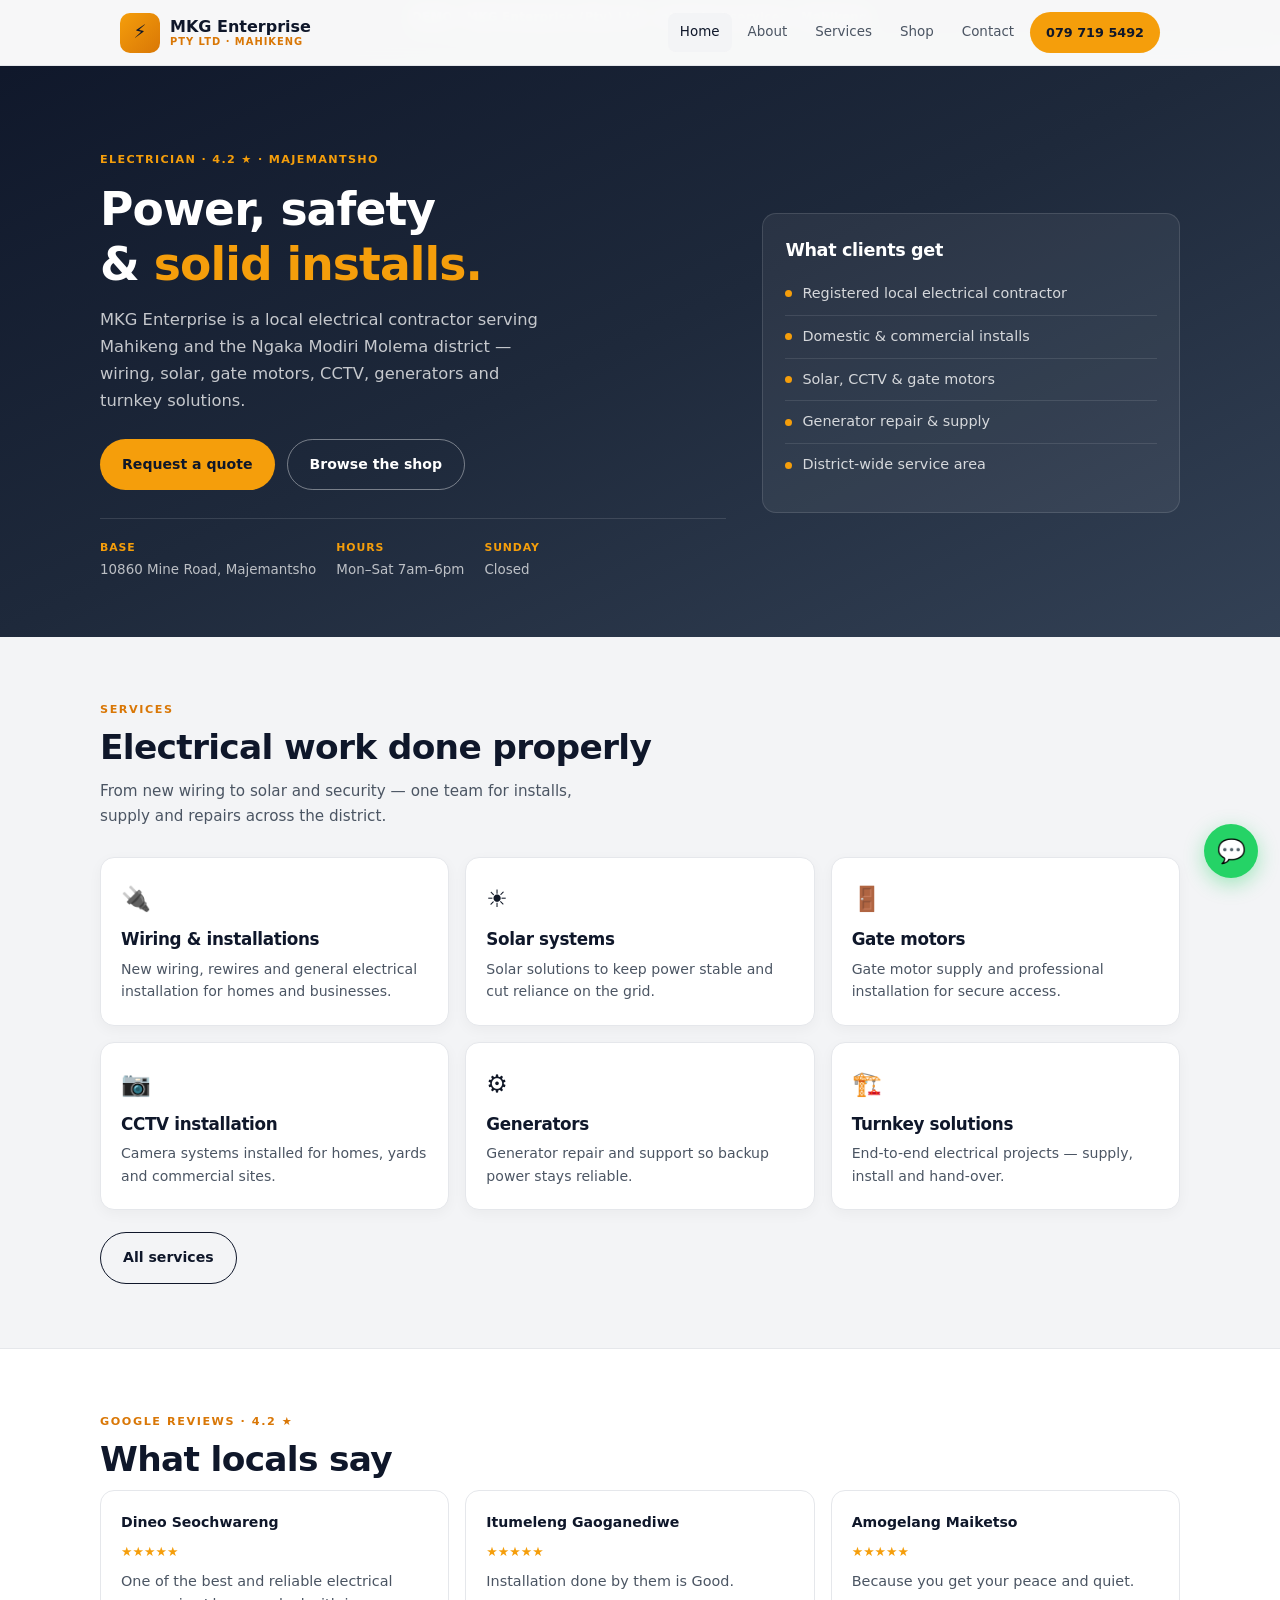
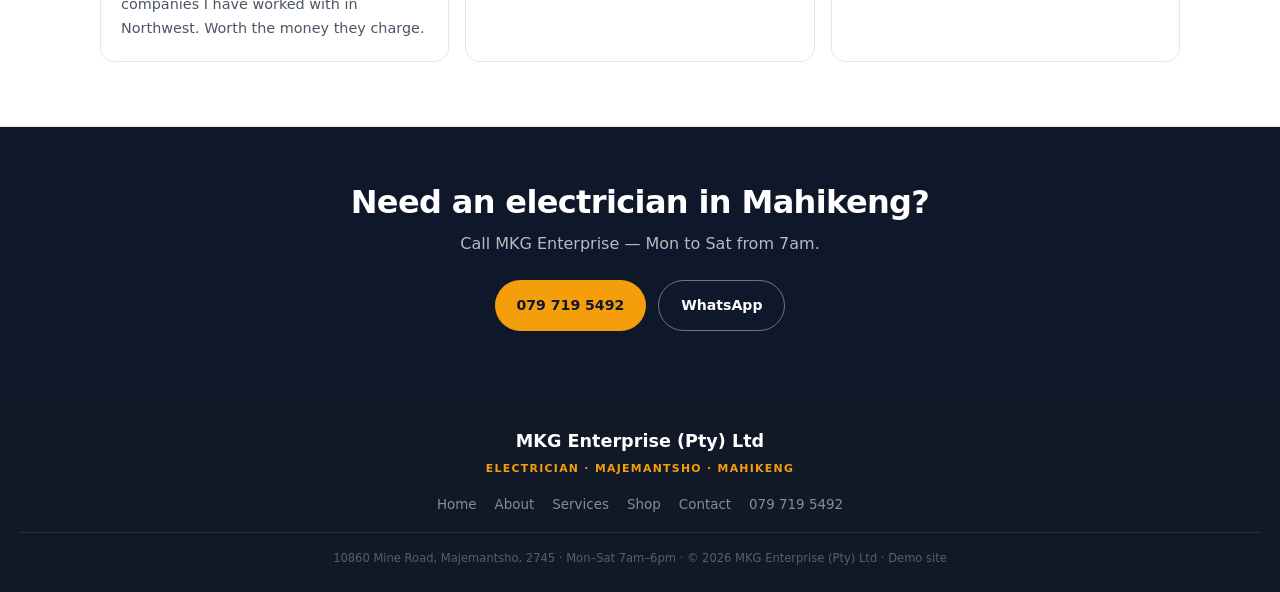
<file: index.html>
<!DOCTYPE html>
<html lang="en"><head><meta charset="UTF-8"><meta name="viewport" content="width=device-width,initial-scale=1">
<title>Electrician in Mahikeng | MKG Enterprise (Pty) Ltd · Mahikeng</title>
<meta name="description" content="MKG Enterprise — electrical contractor in Majemantsho, Mahikeng. Wiring, solar, gate motors, CCTV, generators.">
<link rel="stylesheet" href="style.css"></head>
<body>
<div class="demo">DEMO · MKG Enterprise (Pty) Ltd — electrical services · Mahikeng</div>
<nav><div class="in">
<a href="index.html" class="brand"><div class="mark">⚡</div><span>MKG Enterprise<small>Pty Ltd · Mahikeng</small></span></a>
<button class="menu-btn" aria-label="Menu">☰</button>
<div class="nav-links"><a href="index.html" class=active>Home</a><a href="about.html">About</a><a href="services.html">Services</a><a href="shop.html">Shop</a><a href="contact.html">Contact</a><a href="tel:0797195492" class="nav-cta">079 719 5492</a></div>
</div></nav>
<header class="hero"><div class="in"><div>
<div class="hero-badge">Electrician · 4.2 ★ · Majemantsho</div>
<h1>Power, safety<br>&amp; <em>solid installs.</em></h1>
<p>MKG Enterprise is a local electrical contractor serving Mahikeng and the Ngaka Modiri Molema district — wiring, solar, gate motors, CCTV, generators and turnkey solutions.</p>
<div class="hero-actions"><a href="contact.html" class="btn btn-volt">Request a quote</a><a href="shop.html" class="btn btn-ghost">Browse the shop</a></div>
<div class="hero-meta"><div><strong>Base</strong>10860 Mine Road, Majemantsho</div><div><strong>Hours</strong>Mon–Sat 7am–6pm</div><div><strong>Sunday</strong>Closed</div></div></div>
<div class="hero-card"><h3>What clients get</h3><ul><li>Registered local electrical contractor</li><li>Domestic &amp; commercial installs</li><li>Solar, CCTV &amp; gate motors</li><li>Generator repair &amp; supply</li><li>District-wide service area</li></ul></div></div></header>
<section><div class="in"><div class="label">Services</div><h2 class="section-title">Electrical work done properly</h2>
<p class="section-intro">From new wiring to solar and security — one team for installs, supply and repairs across the district.</p>
<div class="grid-3"><div class="card"><div class="icon">🔌</div><h3>Wiring &amp; installations</h3><p>New wiring, rewires and general electrical installation for homes and businesses.</p></div><div class="card"><div class="icon">☀️</div><h3>Solar systems</h3><p>Solar solutions to keep power stable and cut reliance on the grid.</p></div><div class="card"><div class="icon">🚪</div><h3>Gate motors</h3><p>Gate motor supply and professional installation for secure access.</p></div><div class="card"><div class="icon">📷</div><h3>CCTV installation</h3><p>Camera systems installed for homes, yards and commercial sites.</p></div><div class="card"><div class="icon">⚙️</div><h3>Generators</h3><p>Generator repair and support so backup power stays reliable.</p></div><div class="card"><div class="icon">🏗️</div><h3>Turnkey solutions</h3><p>End-to-end electrical projects — supply, install and hand-over.</p></div></div><p style="margin-top:22px"><a class="btn btn-outline" href="services.html">All services</a></p></div></section>
<section style="background:#fff;border-block:1px solid var(--border)"><div class="in"><div class="label">Google reviews · 4.2 ★</div><h2 class="section-title">What locals say</h2><div class="reviews"><div class="review"><strong>Dineo Seochwareng</strong><div class="stars">★★★★★</div>One of the best and reliable electrical companies I have worked with in Northwest. Worth the money they charge.</div>
<div class="review"><strong>Itumeleng Gaoganediwe</strong><div class="stars">★★★★★</div>Installation done by them is Good.</div>
<div class="review"><strong>Amogelang Maiketso</strong><div class="stars">★★★★★</div>Because you get your peace and quiet.</div></div></div></section>
<div class="band"><h2>Need an electrician in Mahikeng?</h2><p>Call MKG Enterprise — Mon to Sat from 7am.</p>
<div class="actions"><a href="tel:0797195492" class="btn btn-volt">079 719 5492</a><a href="https://wa.me/27797195492?text=Hi%20MKG%20Enterprise%2C%20I%20need%20electrical%20help." class="btn btn-ghost" target="_blank" rel="noopener">WhatsApp</a></div></div>
<footer><div class="name">MKG Enterprise (Pty) Ltd</div><div class="tag">Electrician · Majemantsho · Mahikeng</div>
<div class="links"><a href="index.html">Home</a><a href="about.html">About</a><a href="services.html">Services</a><a href="shop.html">Shop</a><a href="contact.html">Contact</a><a href="tel:0797195492">079 719 5492</a></div>
<div class="copy">10860 Mine Road, Majemantsho, 2745 · Mon–Sat 7am–6pm · © 2026 MKG Enterprise (Pty) Ltd · Demo site</div></footer>
<a class="float" href="https://wa.me/27797195492?text=Hi%20MKG%20Enterprise%2C%20I%27d%20like%20a%20quote." target="_blank" rel="noopener" aria-label="WhatsApp">💬</a>
<script src="script.js"></script>
</body></html>
</file>
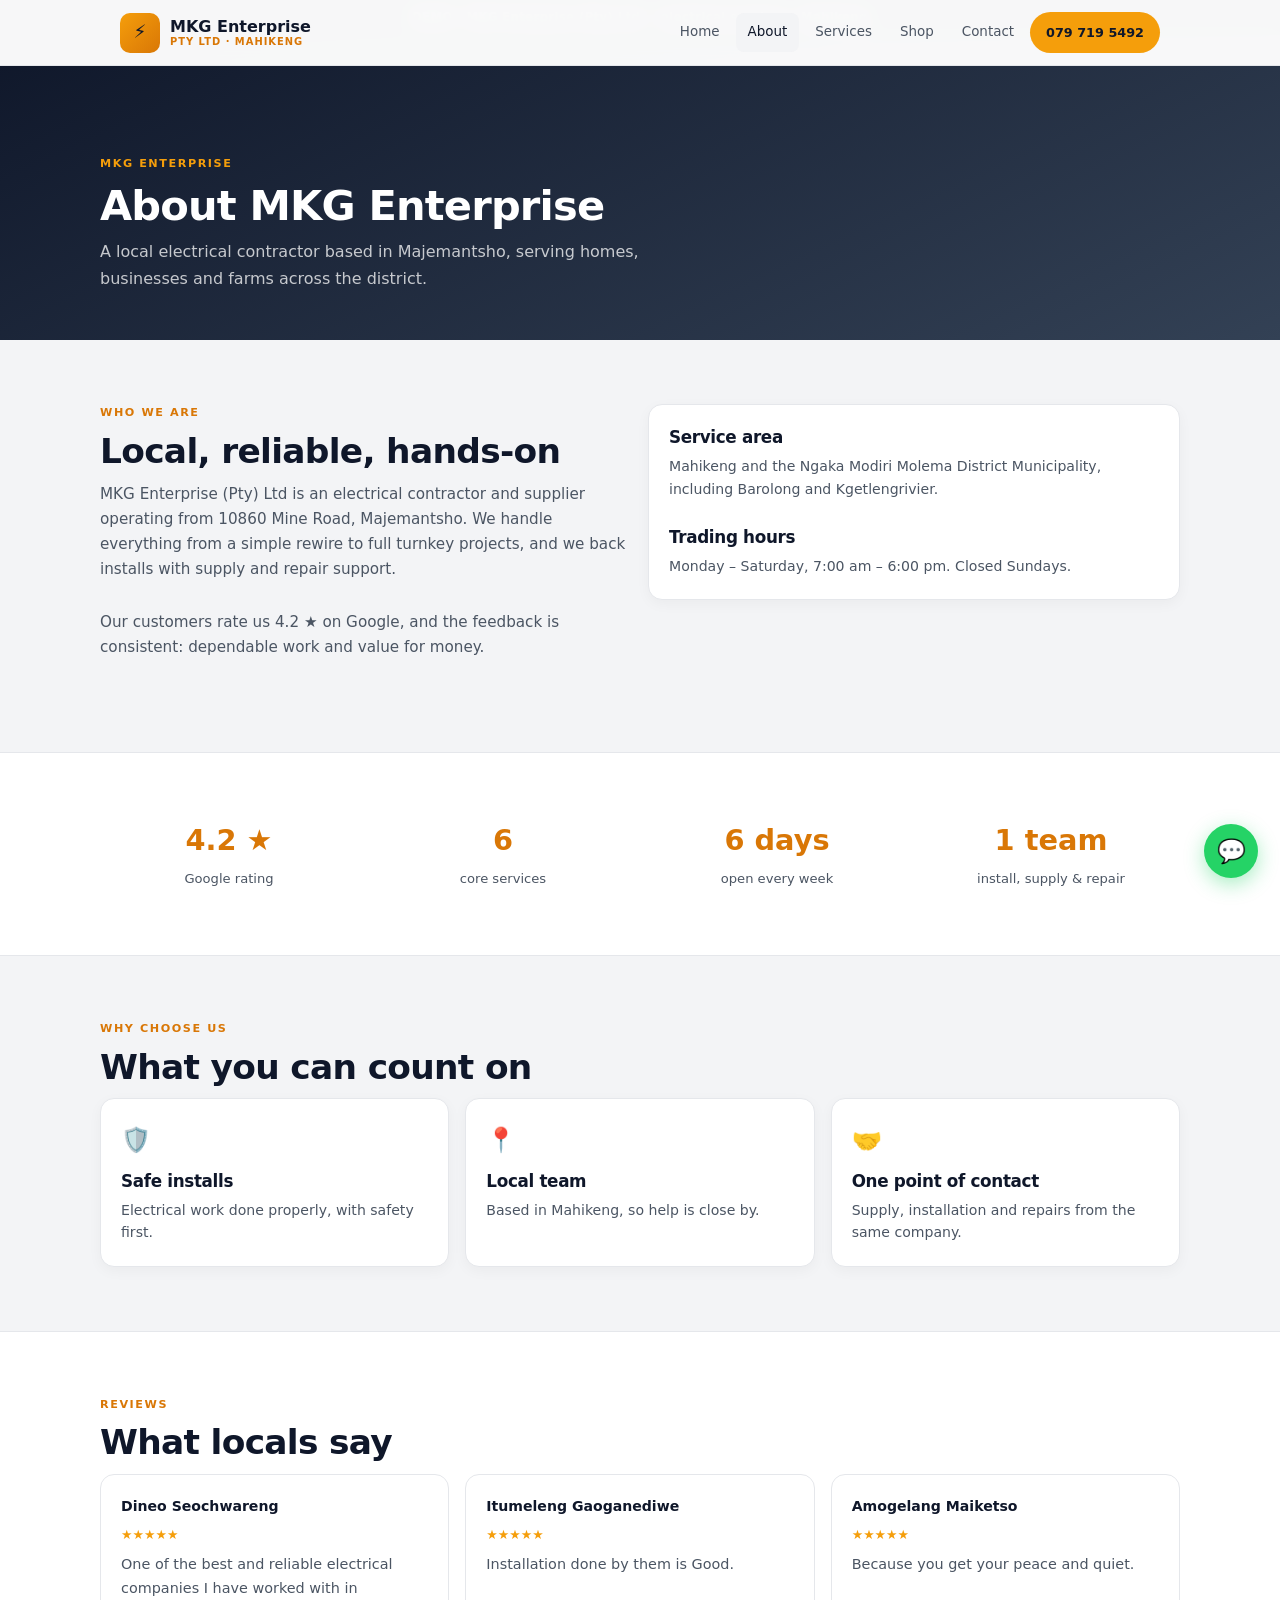
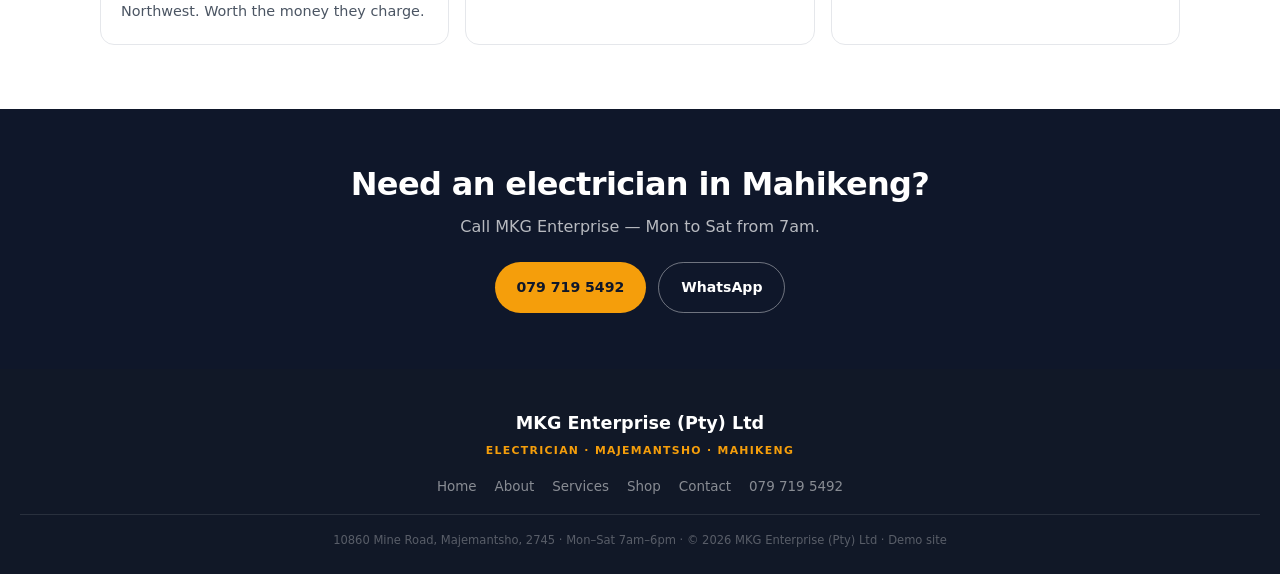
<file: about.html>
<!DOCTYPE html>
<html lang="en"><head><meta charset="UTF-8"><meta name="viewport" content="width=device-width,initial-scale=1">
<title>About | MKG Enterprise (Pty) Ltd · Mahikeng</title>
<meta name="description" content="About MKG Enterprise, a local electrical contractor in Mahikeng.">
<link rel="stylesheet" href="style.css"></head>
<body>
<div class="demo">DEMO · MKG Enterprise (Pty) Ltd — electrical services · Mahikeng</div>
<nav><div class="in">
<a href="index.html" class="brand"><div class="mark">⚡</div><span>MKG Enterprise<small>Pty Ltd · Mahikeng</small></span></a>
<button class="menu-btn" aria-label="Menu">☰</button>
<div class="nav-links"><a href="index.html">Home</a><a href="about.html" class=active>About</a><a href="services.html">Services</a><a href="shop.html">Shop</a><a href="contact.html">Contact</a><a href="tel:0797195492" class="nav-cta">079 719 5492</a></div>
</div></nav>
<header class="page-hero"><div class="in"><div class="label" style="color:var(--volt)">MKG Enterprise</div><h1>About MKG Enterprise</h1><p>A local electrical contractor based in Majemantsho, serving homes, businesses and farms across the district.</p></div></header>
<section><div class="in grid-2" style="align-items:start"><div><div class="label">Who we are</div><h2 class="section-title">Local, reliable, hands-on</h2>
<p class="section-intro" style="max-width:none">MKG Enterprise (Pty) Ltd is an electrical contractor and supplier operating from 10860 Mine Road, Majemantsho. We handle everything from a simple rewire to full turnkey projects, and we back installs with supply and repair support.</p>
<p class="section-intro" style="max-width:none">Our customers rate us 4.2 ★ on Google, and the feedback is consistent: dependable work and value for money.</p></div>
<div class="card"><h3>Service area</h3><p>Mahikeng and the Ngaka Modiri Molema District Municipality, including Barolong and Kgetlengrivier.</p><br><h3>Trading hours</h3><p>Monday – Saturday, 7:00 am – 6:00 pm. Closed Sundays.</p></div></div></section>
<section style="background:#fff;border-block:1px solid var(--border)"><div class="in"><div class="stats"><div><b>4.2 ★</b><span>Google rating</span></div><div><b>6</b><span>core services</span></div><div><b>6 days</b><span>open every week</span></div><div><b>1 team</b><span>install, supply &amp; repair</span></div></div></div></section>
<section><div class="in"><div class="label">Why choose us</div><h2 class="section-title">What you can count on</h2><div class="grid-3">
<div class="card"><div class="icon">🛡️</div><h3>Safe installs</h3><p>Electrical work done properly, with safety first.</p></div>
<div class="card"><div class="icon">📍</div><h3>Local team</h3><p>Based in Mahikeng, so help is close by.</p></div>
<div class="card"><div class="icon">🤝</div><h3>One point of contact</h3><p>Supply, installation and repairs from the same company.</p></div></div></div></section>
<section style="background:#fff;border-top:1px solid var(--border)"><div class="in"><div class="label">Reviews</div><h2 class="section-title">What locals say</h2><div class="reviews"><div class="review"><strong>Dineo Seochwareng</strong><div class="stars">★★★★★</div>One of the best and reliable electrical companies I have worked with in Northwest. Worth the money they charge.</div>
<div class="review"><strong>Itumeleng Gaoganediwe</strong><div class="stars">★★★★★</div>Installation done by them is Good.</div>
<div class="review"><strong>Amogelang Maiketso</strong><div class="stars">★★★★★</div>Because you get your peace and quiet.</div></div></div></section>
<div class="band"><h2>Need an electrician in Mahikeng?</h2><p>Call MKG Enterprise — Mon to Sat from 7am.</p>
<div class="actions"><a href="tel:0797195492" class="btn btn-volt">079 719 5492</a><a href="https://wa.me/27797195492?text=Hi%20MKG%20Enterprise%2C%20I%20need%20electrical%20help." class="btn btn-ghost" target="_blank" rel="noopener">WhatsApp</a></div></div>
<footer><div class="name">MKG Enterprise (Pty) Ltd</div><div class="tag">Electrician · Majemantsho · Mahikeng</div>
<div class="links"><a href="index.html">Home</a><a href="about.html">About</a><a href="services.html">Services</a><a href="shop.html">Shop</a><a href="contact.html">Contact</a><a href="tel:0797195492">079 719 5492</a></div>
<div class="copy">10860 Mine Road, Majemantsho, 2745 · Mon–Sat 7am–6pm · © 2026 MKG Enterprise (Pty) Ltd · Demo site</div></footer>
<a class="float" href="https://wa.me/27797195492?text=Hi%20MKG%20Enterprise%2C%20I%27d%20like%20a%20quote." target="_blank" rel="noopener" aria-label="WhatsApp">💬</a>
<script src="script.js"></script>
</body></html>
</file>
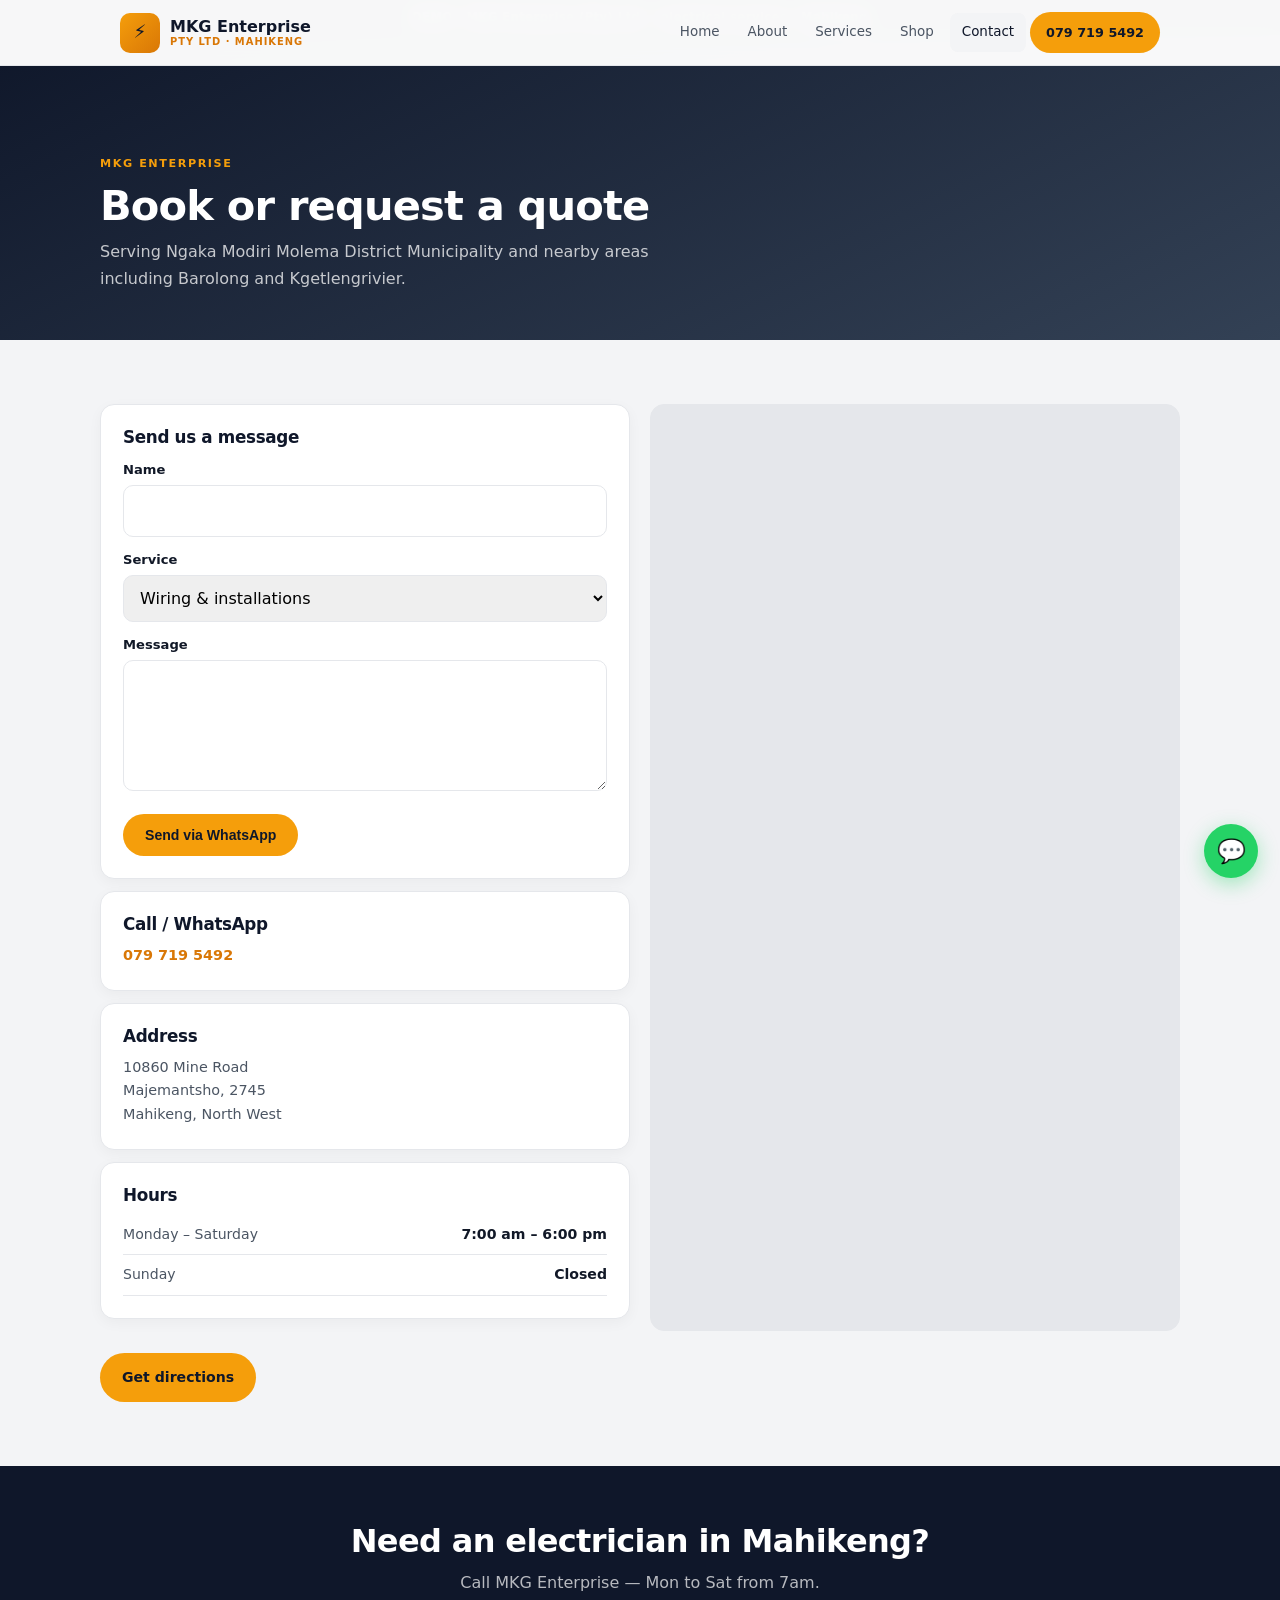
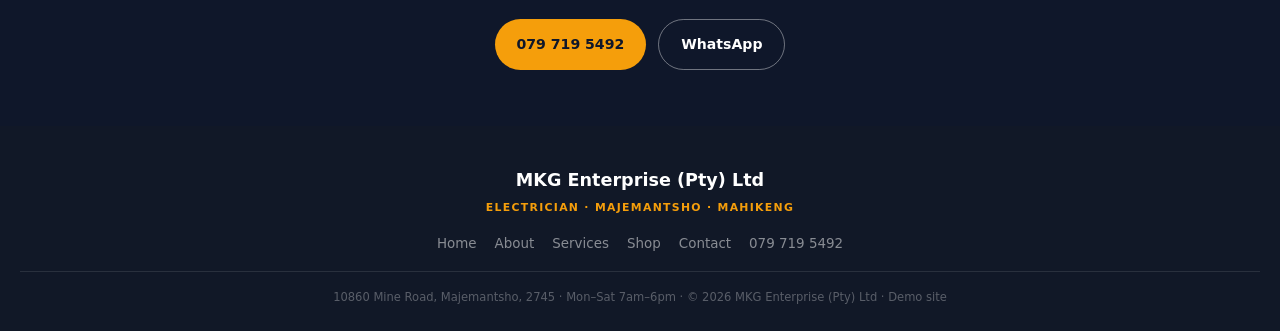
<file: contact.html>
<!DOCTYPE html>
<html lang="en"><head><meta charset="UTF-8"><meta name="viewport" content="width=device-width,initial-scale=1">
<title>Contact | MKG Enterprise (Pty) Ltd · Mahikeng</title>
<meta name="description" content="Contact MKG Enterprise, 10860 Mine Road, Majemantsho. Call 079 719 5492.">
<link rel="stylesheet" href="style.css"></head>
<body>
<div class="demo">DEMO · MKG Enterprise (Pty) Ltd — electrical services · Mahikeng</div>
<nav><div class="in">
<a href="index.html" class="brand"><div class="mark">⚡</div><span>MKG Enterprise<small>Pty Ltd · Mahikeng</small></span></a>
<button class="menu-btn" aria-label="Menu">☰</button>
<div class="nav-links"><a href="index.html">Home</a><a href="about.html">About</a><a href="services.html">Services</a><a href="shop.html">Shop</a><a href="contact.html" class=active>Contact</a><a href="tel:0797195492" class="nav-cta">079 719 5492</a></div>
</div></nav>
<header class="page-hero"><div class="in"><div class="label" style="color:var(--volt)">MKG Enterprise</div><h1>Book or request a quote</h1><p>Serving Ngaka Modiri Molema District Municipality and nearby areas including Barolong and Kgetlengrivier.</p></div></header>
<section><div class="in"><div class="contact-grid"><div>
<form class="contact-box form" id="form"><h3>Send us a message</h3>
<label for="n">Name</label><input id="n" required>
<label for="s">Service</label><select id="s"><option>Wiring &amp; installations</option><option>Solar systems</option><option>Gate motors</option><option>CCTV installation</option><option>Generators</option><option>Turnkey solutions</option><option>Other</option></select>
<label for="m">Message</label><textarea id="m" rows="4" required></textarea>
<button class="btn btn-volt" style="margin-top:14px" type="submit">Send via WhatsApp</button></form>
<div class="contact-box"><h3>Call / WhatsApp</h3><p><a href="tel:0797195492">079 719 5492</a></p></div>
<div class="contact-box"><h3>Address</h3><p>10860 Mine Road<br>Majemantsho, 2745<br>Mahikeng, North West</p></div>
<div class="contact-box"><h3>Hours</h3><table class="hours-table"><tr><td>Monday – Saturday</td><td>7:00 am – 6:00 pm</td></tr><tr><td>Sunday</td><td>Closed</td></tr></table></div></div>
<div class="map"><iframe title="MKG Enterprise map" loading="lazy" referrerpolicy="no-referrer-when-downgrade" src="https://www.google.com/maps?q=10860+Mine+Road,+Majemantsho,+2745&amp;output=embed"></iframe></div></div>
<p style="margin-top:22px"><a class="btn btn-volt" href="https://www.google.com/maps/dir/?api=1&destination=10860+Mine+Road,+Majemantsho,+2745" target="_blank" rel="noopener noreferrer">Get directions</a></p></div></section>
<div class="band"><h2>Need an electrician in Mahikeng?</h2><p>Call MKG Enterprise — Mon to Sat from 7am.</p>
<div class="actions"><a href="tel:0797195492" class="btn btn-volt">079 719 5492</a><a href="https://wa.me/27797195492?text=Hi%20MKG%20Enterprise%2C%20I%20need%20electrical%20help." class="btn btn-ghost" target="_blank" rel="noopener">WhatsApp</a></div></div>
<footer><div class="name">MKG Enterprise (Pty) Ltd</div><div class="tag">Electrician · Majemantsho · Mahikeng</div>
<div class="links"><a href="index.html">Home</a><a href="about.html">About</a><a href="services.html">Services</a><a href="shop.html">Shop</a><a href="contact.html">Contact</a><a href="tel:0797195492">079 719 5492</a></div>
<div class="copy">10860 Mine Road, Majemantsho, 2745 · Mon–Sat 7am–6pm · © 2026 MKG Enterprise (Pty) Ltd · Demo site</div></footer>
<a class="float" href="https://wa.me/27797195492?text=Hi%20MKG%20Enterprise%2C%20I%27d%20like%20a%20quote." target="_blank" rel="noopener" aria-label="WhatsApp">💬</a>
<script src="script.js"></script>
</body></html>
</file>
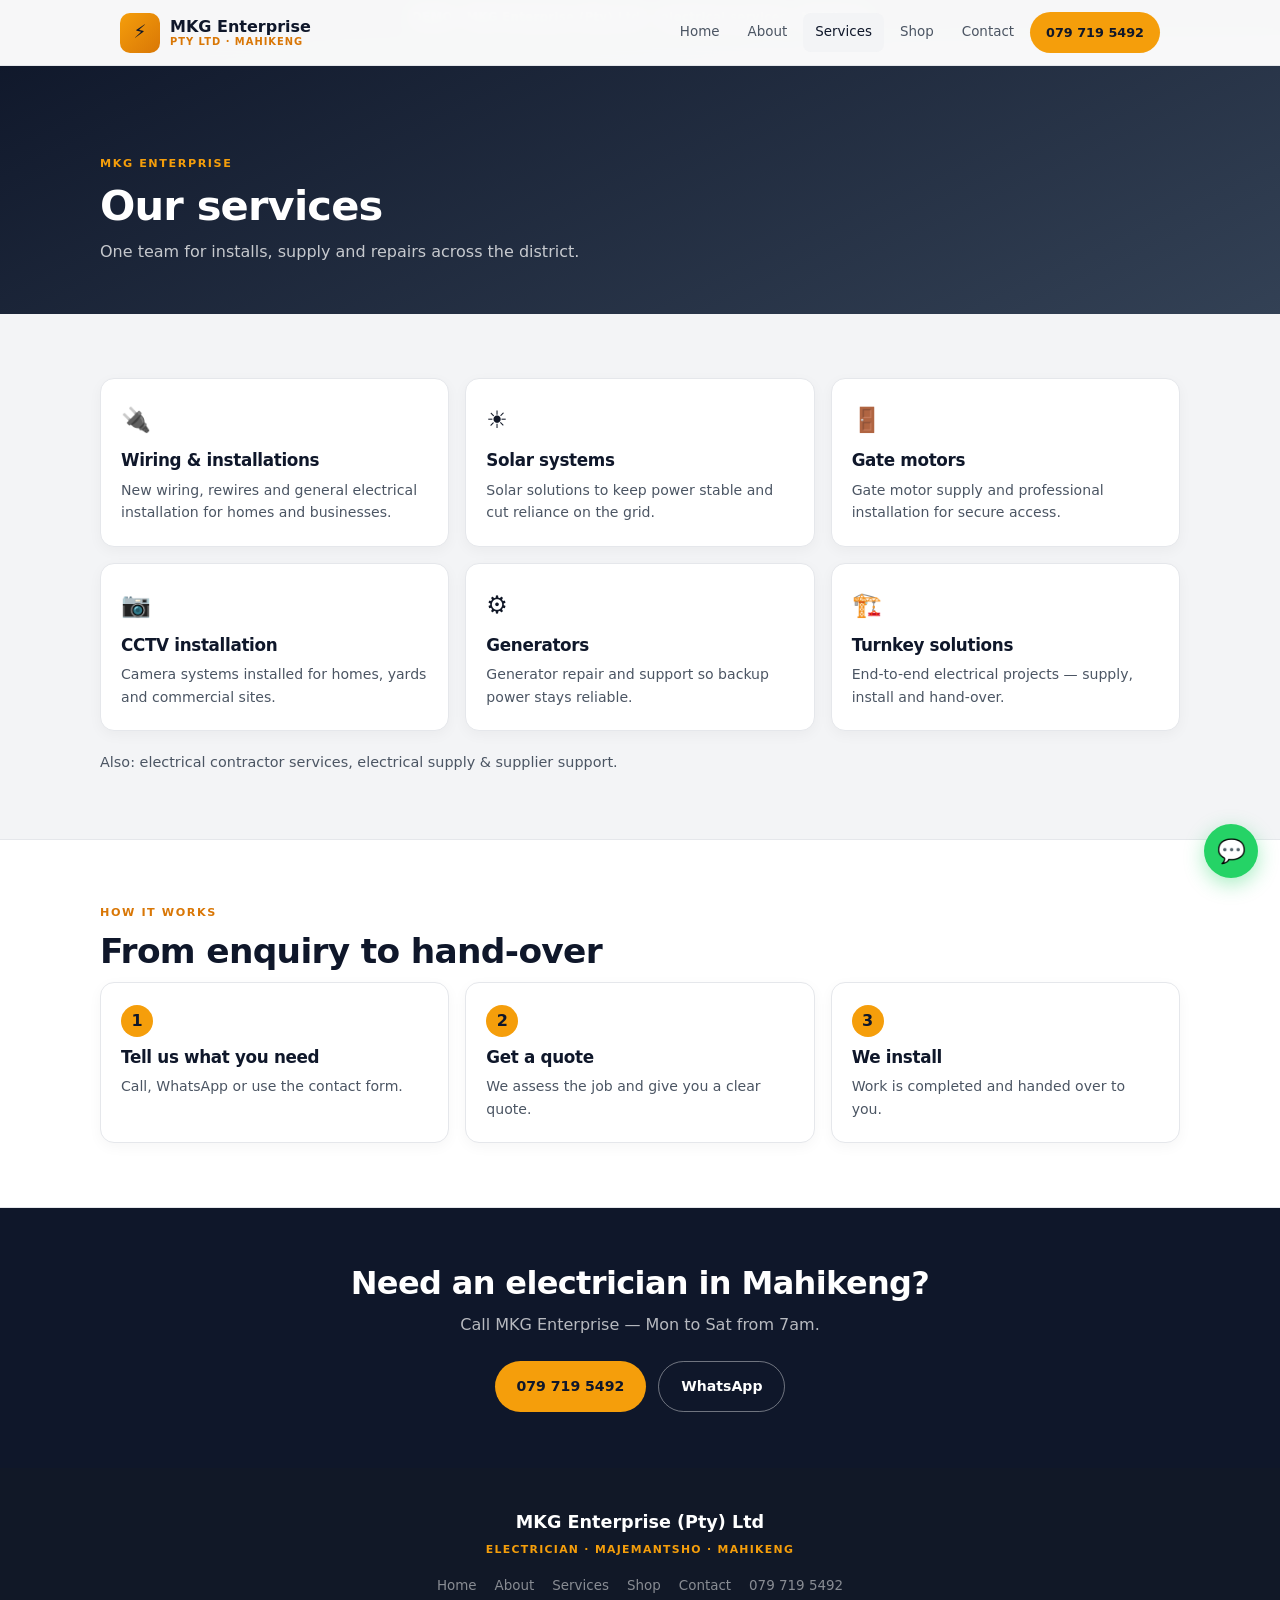
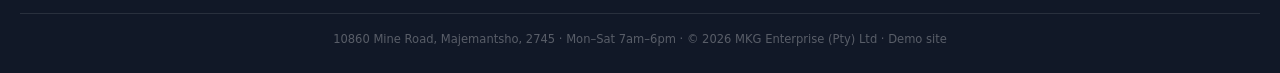
<file: services.html>
<!DOCTYPE html>
<html lang="en"><head><meta charset="UTF-8"><meta name="viewport" content="width=device-width,initial-scale=1">
<title>Services | MKG Enterprise (Pty) Ltd · Mahikeng</title>
<meta name="description" content="Wiring, solar, gate motors, CCTV, generators and turnkey electrical solutions in Mahikeng.">
<link rel="stylesheet" href="style.css"></head>
<body>
<div class="demo">DEMO · MKG Enterprise (Pty) Ltd — electrical services · Mahikeng</div>
<nav><div class="in">
<a href="index.html" class="brand"><div class="mark">⚡</div><span>MKG Enterprise<small>Pty Ltd · Mahikeng</small></span></a>
<button class="menu-btn" aria-label="Menu">☰</button>
<div class="nav-links"><a href="index.html">Home</a><a href="about.html">About</a><a href="services.html" class=active>Services</a><a href="shop.html">Shop</a><a href="contact.html">Contact</a><a href="tel:0797195492" class="nav-cta">079 719 5492</a></div>
</div></nav>
<header class="page-hero"><div class="in"><div class="label" style="color:var(--volt)">MKG Enterprise</div><h1>Our services</h1><p>One team for installs, supply and repairs across the district.</p></div></header>
<section><div class="in"><div class="grid-3"><div class="card"><div class="icon">🔌</div><h3>Wiring &amp; installations</h3><p>New wiring, rewires and general electrical installation for homes and businesses.</p></div><div class="card"><div class="icon">☀️</div><h3>Solar systems</h3><p>Solar solutions to keep power stable and cut reliance on the grid.</p></div><div class="card"><div class="icon">🚪</div><h3>Gate motors</h3><p>Gate motor supply and professional installation for secure access.</p></div><div class="card"><div class="icon">📷</div><h3>CCTV installation</h3><p>Camera systems installed for homes, yards and commercial sites.</p></div><div class="card"><div class="icon">⚙️</div><h3>Generators</h3><p>Generator repair and support so backup power stays reliable.</p></div><div class="card"><div class="icon">🏗️</div><h3>Turnkey solutions</h3><p>End-to-end electrical projects — supply, install and hand-over.</p></div></div>
<p style="margin-top:20px;font-size:.9rem;color:var(--ink-soft)">Also: electrical contractor services, electrical supply &amp; supplier support.</p></div></section>
<section style="background:#fff;border-block:1px solid var(--border)"><div class="in"><div class="label">How it works</div><h2 class="section-title">From enquiry to hand-over</h2>
<div class="grid-3 steps"><div class="card"><h3>Tell us what you need</h3><p>Call, WhatsApp or use the contact form.</p></div><div class="card"><h3>Get a quote</h3><p>We assess the job and give you a clear quote.</p></div><div class="card"><h3>We install</h3><p>Work is completed and handed over to you.</p></div></div></div></section>
<div class="band"><h2>Need an electrician in Mahikeng?</h2><p>Call MKG Enterprise — Mon to Sat from 7am.</p>
<div class="actions"><a href="tel:0797195492" class="btn btn-volt">079 719 5492</a><a href="https://wa.me/27797195492?text=Hi%20MKG%20Enterprise%2C%20I%20need%20electrical%20help." class="btn btn-ghost" target="_blank" rel="noopener">WhatsApp</a></div></div>
<footer><div class="name">MKG Enterprise (Pty) Ltd</div><div class="tag">Electrician · Majemantsho · Mahikeng</div>
<div class="links"><a href="index.html">Home</a><a href="about.html">About</a><a href="services.html">Services</a><a href="shop.html">Shop</a><a href="contact.html">Contact</a><a href="tel:0797195492">079 719 5492</a></div>
<div class="copy">10860 Mine Road, Majemantsho, 2745 · Mon–Sat 7am–6pm · © 2026 MKG Enterprise (Pty) Ltd · Demo site</div></footer>
<a class="float" href="https://wa.me/27797195492?text=Hi%20MKG%20Enterprise%2C%20I%27d%20like%20a%20quote." target="_blank" rel="noopener" aria-label="WhatsApp">💬</a>
<script src="script.js"></script>
</body></html>
</file>
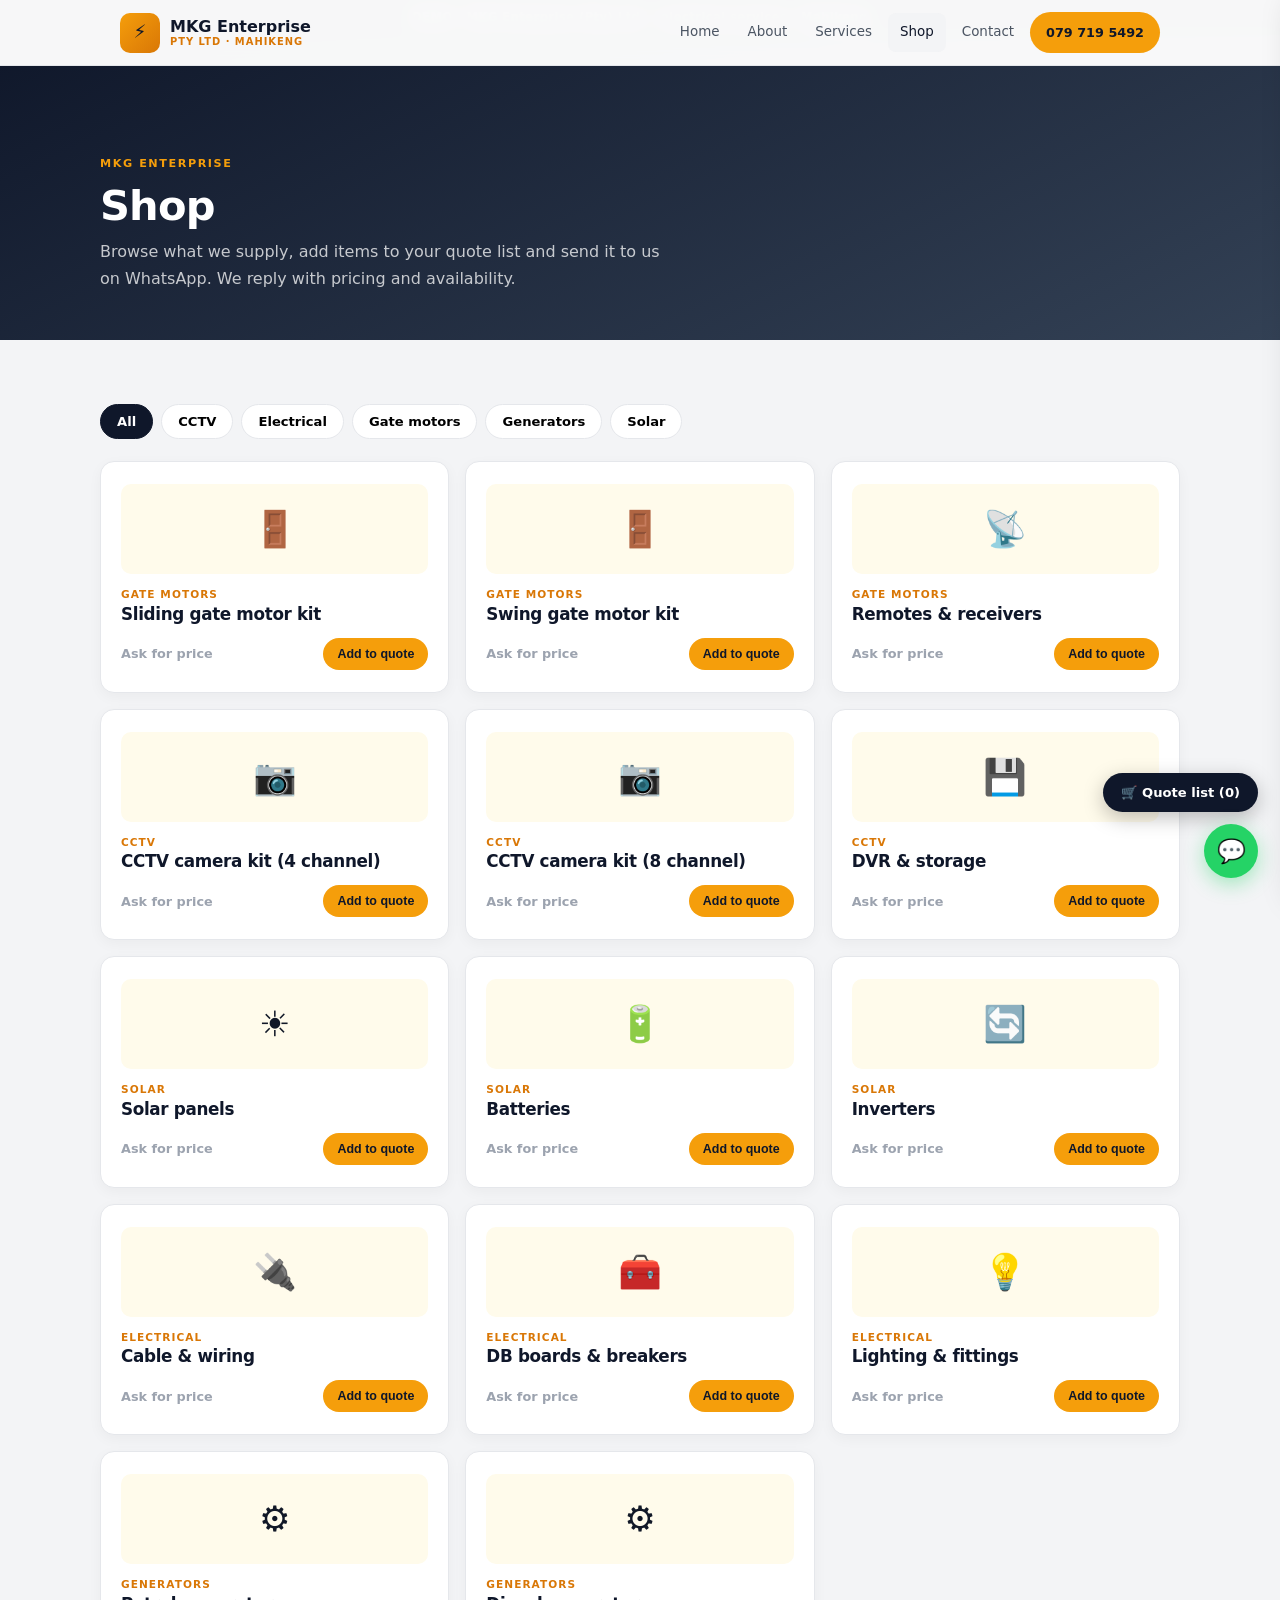
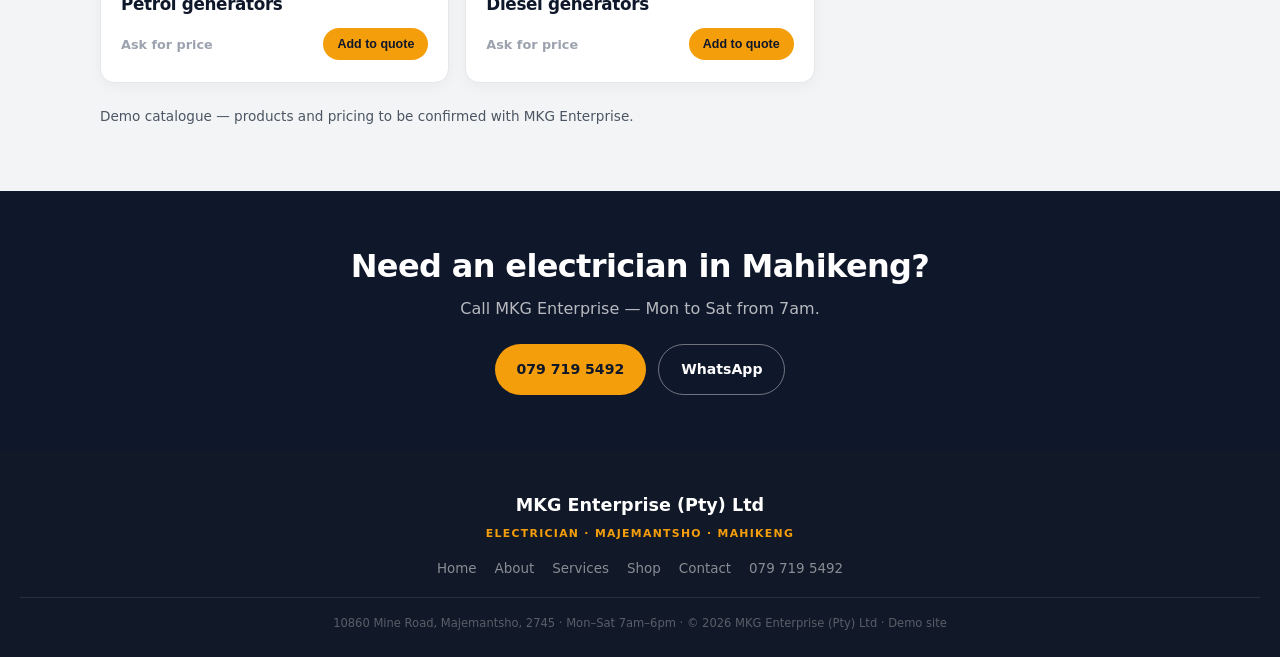
<file: shop.html>
<!DOCTYPE html>
<html lang="en"><head><meta charset="UTF-8"><meta name="viewport" content="width=device-width,initial-scale=1">
<title>Shop | MKG Enterprise (Pty) Ltd · Mahikeng</title>
<meta name="description" content="Gate motors, CCTV, solar, generators and electrical supplies from MKG Enterprise.">
<link rel="stylesheet" href="style.css"></head>
<body>
<div class="demo">DEMO · MKG Enterprise (Pty) Ltd — electrical services · Mahikeng</div>
<nav><div class="in">
<a href="index.html" class="brand"><div class="mark">⚡</div><span>MKG Enterprise<small>Pty Ltd · Mahikeng</small></span></a>
<button class="menu-btn" aria-label="Menu">☰</button>
<div class="nav-links"><a href="index.html">Home</a><a href="about.html">About</a><a href="services.html">Services</a><a href="shop.html" class=active>Shop</a><a href="contact.html">Contact</a><a href="tel:0797195492" class="nav-cta">079 719 5492</a></div>
</div></nav>
<header class="page-hero"><div class="in"><div class="label" style="color:var(--volt)">MKG Enterprise</div><h1>Shop</h1><p>Browse what we supply, add items to your quote list and send it to us on WhatsApp. We reply with pricing and availability.</p></div></header>
<section><div class="in"><div class="filters"><button class="on" data-f="All">All</button><button class="" data-f="CCTV">CCTV</button><button class="" data-f="Electrical">Electrical</button><button class="" data-f="Gate motors">Gate motors</button><button class="" data-f="Generators">Generators</button><button class="" data-f="Solar">Solar</button></div><div class="grid-3" id="grid"><div class="card prod" data-cat="Gate motors"><div class="icon">🚪</div><div class="tag" style="margin-top:12px">Gate motors</div><h3>Sliding gate motor kit</h3><div class="row"><span class="price">Ask for price</span><button class="btn btn-volt btn-sm add" data-name="Sliding gate motor kit">Add to quote</button></div></div><div class="card prod" data-cat="Gate motors"><div class="icon">🚪</div><div class="tag" style="margin-top:12px">Gate motors</div><h3>Swing gate motor kit</h3><div class="row"><span class="price">Ask for price</span><button class="btn btn-volt btn-sm add" data-name="Swing gate motor kit">Add to quote</button></div></div><div class="card prod" data-cat="Gate motors"><div class="icon">📡</div><div class="tag" style="margin-top:12px">Gate motors</div><h3>Remotes &amp; receivers</h3><div class="row"><span class="price">Ask for price</span><button class="btn btn-volt btn-sm add" data-name="Remotes & receivers">Add to quote</button></div></div><div class="card prod" data-cat="CCTV"><div class="icon">📷</div><div class="tag" style="margin-top:12px">CCTV</div><h3>CCTV camera kit (4 channel)</h3><div class="row"><span class="price">Ask for price</span><button class="btn btn-volt btn-sm add" data-name="CCTV camera kit (4 channel)">Add to quote</button></div></div><div class="card prod" data-cat="CCTV"><div class="icon">📷</div><div class="tag" style="margin-top:12px">CCTV</div><h3>CCTV camera kit (8 channel)</h3><div class="row"><span class="price">Ask for price</span><button class="btn btn-volt btn-sm add" data-name="CCTV camera kit (8 channel)">Add to quote</button></div></div><div class="card prod" data-cat="CCTV"><div class="icon">💾</div><div class="tag" style="margin-top:12px">CCTV</div><h3>DVR &amp; storage</h3><div class="row"><span class="price">Ask for price</span><button class="btn btn-volt btn-sm add" data-name="DVR & storage">Add to quote</button></div></div><div class="card prod" data-cat="Solar"><div class="icon">☀️</div><div class="tag" style="margin-top:12px">Solar</div><h3>Solar panels</h3><div class="row"><span class="price">Ask for price</span><button class="btn btn-volt btn-sm add" data-name="Solar panels">Add to quote</button></div></div><div class="card prod" data-cat="Solar"><div class="icon">🔋</div><div class="tag" style="margin-top:12px">Solar</div><h3>Batteries</h3><div class="row"><span class="price">Ask for price</span><button class="btn btn-volt btn-sm add" data-name="Batteries">Add to quote</button></div></div><div class="card prod" data-cat="Solar"><div class="icon">🔄</div><div class="tag" style="margin-top:12px">Solar</div><h3>Inverters</h3><div class="row"><span class="price">Ask for price</span><button class="btn btn-volt btn-sm add" data-name="Inverters">Add to quote</button></div></div><div class="card prod" data-cat="Electrical"><div class="icon">🔌</div><div class="tag" style="margin-top:12px">Electrical</div><h3>Cable &amp; wiring</h3><div class="row"><span class="price">Ask for price</span><button class="btn btn-volt btn-sm add" data-name="Cable & wiring">Add to quote</button></div></div><div class="card prod" data-cat="Electrical"><div class="icon">🧰</div><div class="tag" style="margin-top:12px">Electrical</div><h3>DB boards &amp; breakers</h3><div class="row"><span class="price">Ask for price</span><button class="btn btn-volt btn-sm add" data-name="DB boards & breakers">Add to quote</button></div></div><div class="card prod" data-cat="Electrical"><div class="icon">💡</div><div class="tag" style="margin-top:12px">Electrical</div><h3>Lighting &amp; fittings</h3><div class="row"><span class="price">Ask for price</span><button class="btn btn-volt btn-sm add" data-name="Lighting & fittings">Add to quote</button></div></div><div class="card prod" data-cat="Generators"><div class="icon">⚙️</div><div class="tag" style="margin-top:12px">Generators</div><h3>Petrol generators</h3><div class="row"><span class="price">Ask for price</span><button class="btn btn-volt btn-sm add" data-name="Petrol generators">Add to quote</button></div></div><div class="card prod" data-cat="Generators"><div class="icon">⚙️</div><div class="tag" style="margin-top:12px">Generators</div><h3>Diesel generators</h3><div class="row"><span class="price">Ask for price</span><button class="btn btn-volt btn-sm add" data-name="Diesel generators">Add to quote</button></div></div></div>
<p style="margin-top:22px;font-size:.85rem;color:var(--ink-soft)">Demo catalogue — products and pricing to be confirmed with MKG Enterprise.</p></div></section>
<button class="cart-btn" id="cart-open">🛒 Quote list (<span id="count">0</span>)</button>
<aside class="drawer" id="drawer"><h3>Your quote list</h3><div id="cart-items"></div>
<a class="btn btn-volt" id="send" target="_blank" rel="noopener" style="justify-content:center;margin-top:14px">Send on WhatsApp</a>
<button class="btn btn-outline" id="cart-close" style="justify-content:center;margin-top:8px">Close</button></aside>
<div class="band"><h2>Need an electrician in Mahikeng?</h2><p>Call MKG Enterprise — Mon to Sat from 7am.</p>
<div class="actions"><a href="tel:0797195492" class="btn btn-volt">079 719 5492</a><a href="https://wa.me/27797195492?text=Hi%20MKG%20Enterprise%2C%20I%20need%20electrical%20help." class="btn btn-ghost" target="_blank" rel="noopener">WhatsApp</a></div></div>
<footer><div class="name">MKG Enterprise (Pty) Ltd</div><div class="tag">Electrician · Majemantsho · Mahikeng</div>
<div class="links"><a href="index.html">Home</a><a href="about.html">About</a><a href="services.html">Services</a><a href="shop.html">Shop</a><a href="contact.html">Contact</a><a href="tel:0797195492">079 719 5492</a></div>
<div class="copy">10860 Mine Road, Majemantsho, 2745 · Mon–Sat 7am–6pm · © 2026 MKG Enterprise (Pty) Ltd · Demo site</div></footer>
<a class="float" href="https://wa.me/27797195492?text=Hi%20MKG%20Enterprise%2C%20I%27d%20like%20a%20quote." target="_blank" rel="noopener" aria-label="WhatsApp">💬</a>
<script src="script.js"></script>
</body></html>
</file>
<file: style.css>
*,*::before,*::after{box-sizing:border-box;margin:0;padding:0}
    :root{
      --ink:#111827;
      --ink-soft:#4b5563;
      --ink-muted:#9ca3af;
      --bg:#f3f4f6;
      --card:#fff;
      --border:#e5e7eb;
      --volt:#f59e0b;
      --volt-dark:#d97706;
      --volt-soft:#fffbeb;
      --navy:#0f172a;
      --navy-mid:#1e293b;
      --max:1080px;
      --font:Inter,system-ui,sans-serif;
    }
    html{scroll-behavior:smooth}
    body{font-family:var(--font);background:var(--bg);color:var(--ink);line-height:1.65;-webkit-font-smoothing:antialiased}
    a{color:inherit;text-decoration:none}
    h1,h2,h3{font-weight:700;line-height:1.2;letter-spacing:-0.02em}
    .demo{background:var(--navy);color:#fff;text-align:center;padding:8px 14px;font-size:.72rem;font-weight:600;letter-spacing:.04em}
    nav{position:fixed;top:0;left:0;right:0;z-index:50;background:rgba(255,255,255,.97);border-bottom:1px solid var(--border);backdrop-filter:blur(10px)}
    nav .in{max-width:var(--max);margin:0 auto;padding:12px 20px;display:flex;align-items:center;justify-content:space-between;gap:12px}
    .brand{display:flex;align-items:center;gap:10px;font-weight:700;color:var(--navy)}
    .brand .mark{width:40px;height:40px;border-radius:10px;background:linear-gradient(135deg,var(--volt),var(--volt-dark));display:flex;align-items:center;justify-content:center;font-size:1.15rem}
    .brand span{display:flex;flex-direction:column;line-height:1.15}
    .brand small{font-size:.62rem;font-weight:600;letter-spacing:.1em;text-transform:uppercase;color:var(--volt-dark)}
    .nav-links{display:flex;gap:4px;align-items:center;flex-wrap:wrap}
    .nav-links a{font-size:.84rem;font-weight:500;color:var(--ink-soft);padding:8px 12px;border-radius:8px}
    .nav-links a:hover{background:var(--bg);color:var(--navy)}
    .nav-cta{background:var(--volt)!important;color:var(--navy)!important;border-radius:40px!important;padding:10px 16px!important;font-weight:700!important;font-size:.8rem!important}
    .nav-cta:hover{background:var(--volt-dark)!important;color:#fff!important}
    .menu-btn{display:none;background:none;border:none;font-size:1.4rem;color:var(--navy);cursor:pointer}
    .hero{padding:110px 20px 56px;background:linear-gradient(155deg,#0f172a 0%,#1e293b 50%,#334155 100%);color:#fff}
    .hero .in{max-width:var(--max);margin:0 auto;display:grid;grid-template-columns:1.2fr .8fr;gap:36px;align-items:center}
    .hero-badge{display:inline-block;font-size:.7rem;font-weight:700;letter-spacing:.12em;text-transform:uppercase;color:var(--volt);margin-bottom:14px}
    .hero h1{font-size:clamp(2rem,5vw,2.85rem);margin-bottom:14px;color:#fff}
    .hero h1 em{font-style:normal;color:var(--volt)}
    .hero p{color:rgba(255,255,255,.75);font-size:1.02rem;max-width:460px;margin-bottom:24px}
    .hero-actions{display:flex;flex-wrap:wrap;gap:12px;margin-bottom:28px}
    .btn{display:inline-flex;align-items:center;gap:8px;padding:13px 22px;border-radius:40px;font-weight:600;font-size:.88rem;border:none;cursor:pointer;transition:.2s}
    .btn-volt{background:var(--volt);color:var(--navy)}
    .btn-volt:hover{background:var(--volt-dark);color:#fff;transform:translateY(-2px)}
    .btn-ghost{background:transparent;color:#fff;border:1.5px solid rgba(255,255,255,.4)}
    .btn-ghost:hover{border-color:#fff;background:rgba(255,255,255,.08)}
    .btn-outline{background:transparent;color:var(--navy);border:1.5px solid var(--navy)}
    .btn-outline:hover{background:var(--navy);color:#fff}
    .hero-meta{display:flex;flex-wrap:wrap;gap:20px;padding-top:20px;border-top:1px solid rgba(255,255,255,.12);font-size:.84rem;color:rgba(255,255,255,.7)}
    .hero-meta strong{display:block;font-size:.68rem;letter-spacing:.08em;text-transform:uppercase;color:var(--volt);margin-bottom:2px}
    .hero-card{background:rgba(255,255,255,.06);border:1px solid rgba(255,255,255,.12);border-radius:14px;padding:26px 22px}
    .hero-card h3{color:#fff;font-size:1.1rem;margin-bottom:12px}
    .hero-card ul{list-style:none}
    .hero-card li{padding:9px 0;border-bottom:1px solid rgba(255,255,255,.1);color:rgba(255,255,255,.8);font-size:.9rem;display:flex;gap:10px;align-items:center}
    .hero-card li:last-child{border-bottom:none}
    .hero-card li::before{content:"";width:7px;height:7px;border-radius:50%;background:var(--volt);flex-shrink:0}
    section{padding:64px 20px}
    .in{max-width:var(--max);margin:0 auto}
    .label{font-size:.7rem;font-weight:700;letter-spacing:.14em;text-transform:uppercase;color:var(--volt-dark);margin-bottom:8px}
    .section-title{font-size:clamp(1.65rem,3.5vw,2.15rem);margin-bottom:10px;color:var(--navy)}
    .section-intro{color:var(--ink-soft);max-width:520px;margin-bottom:28px;font-size:.95rem}
    .grid-3{display:grid;grid-template-columns:repeat(3,1fr);gap:16px}
    .grid-2{display:grid;grid-template-columns:1fr 1fr;gap:16px}
    .card{background:var(--card);border:1px solid var(--border);border-radius:14px;padding:22px 20px;box-shadow:0 4px 14px rgba(0,0,0,.04);transition:.25s}
    .card:hover{transform:translateY(-3px);box-shadow:0 12px 28px rgba(0,0,0,.08)}
    .card .icon{font-size:1.5rem;margin-bottom:10px}
    .card h3{font-size:1.05rem;margin-bottom:8px;color:var(--navy)}
    .card p{font-size:.88rem;color:var(--ink-soft);line-height:1.6}
    .reviews{display:grid;grid-template-columns:repeat(3,1fr);gap:16px}
    .review{background:var(--card);border:1px solid var(--border);border-radius:14px;padding:20px;font-size:.9rem;color:var(--ink-soft)}
    .review strong{display:block;color:var(--navy);margin-bottom:6px;font-size:.88rem}
    .review .stars{color:var(--volt);font-size:.8rem;margin-bottom:8px}
    .band{background:var(--navy);color:#fff;text-align:center;padding:56px 20px}
    .band h2{color:#fff;font-size:clamp(1.55rem,3.5vw,2rem);margin-bottom:10px}
    .band p{color:rgba(255,255,255,.7);margin-bottom:22px}
    .band .actions{display:flex;gap:12px;justify-content:center;flex-wrap:wrap}
    .contact-grid{display:grid;grid-template-columns:1fr 1fr;gap:20px}
    .contact-box{background:var(--card);border:1px solid var(--border);border-radius:14px;padding:22px;margin-bottom:12px;box-shadow:0 4px 14px rgba(0,0,0,.04)}
    .contact-box h3{color:var(--navy);font-size:1.05rem;margin-bottom:10px}
    .contact-box p,.contact-box a{font-size:.9rem;color:var(--ink-soft);line-height:1.65}
    .contact-box a{color:var(--volt-dark);font-weight:600}
    .hours-table{width:100%;border-collapse:collapse;font-size:.88rem}
    .hours-table td{padding:8px 0;border-bottom:1px solid var(--border);color:var(--ink-soft)}
    .hours-table td:last-child{text-align:right;font-weight:600;color:var(--ink)}
    .map{border-radius:14px;overflow:hidden;border:1px solid var(--border);min-height:280px;background:#e5e7eb}
    .map iframe{width:100%;height:100%;min-height:280px;border:0}
    footer{background:var(--ink);color:rgba(255,255,255,.5);text-align:center;padding:40px 20px 24px}
    footer .name{color:#fff;font-weight:700;font-size:1.1rem;margin-bottom:4px}
    footer .tag{font-size:.68rem;letter-spacing:.12em;text-transform:uppercase;color:var(--volt);font-weight:600;margin-bottom:16px}
    footer .links{display:flex;gap:18px;justify-content:center;flex-wrap:wrap;margin-bottom:16px;padding-bottom:16px;border-bottom:1px solid rgba(255,255,255,.1)}
    footer .links a{font-size:.84rem;color:rgba(255,255,255,.5)}
    footer .links a:hover{color:#fff}
    footer .copy{font-size:.72rem;color:rgba(255,255,255,.3)}
    .float{position:fixed;bottom:22px;right:22px;z-index:40;width:54px;height:54px;border-radius:50%;background:#25D366;color:#fff;display:flex;align-items:center;justify-content:center;font-size:1.45rem;box-shadow:0 6px 20px rgba(37,211,102,.4)}
    .float:hover{transform:scale(1.08)}
    @media(max-width:800px){
      .hero .in,.grid-3,.grid-2,.reviews,.contact-grid{grid-template-columns:1fr}
      .nav-links{display:none;position:absolute;top:100%;left:0;right:0;flex-direction:column;background:#fff;padding:12px;border-bottom:1px solid var(--border);align-items:flex-start}
      .nav-links.open{display:flex}
      .menu-btn{display:block}
      .hero{padding:100px 16px 44px}
      section{padding:48px 16px}
    }
.nav-links a.active{color:var(--navy);background:var(--bg)}
.page-hero{padding:120px 20px 48px;background:linear-gradient(155deg,#0f172a,#334155);color:#fff}
.page-hero h1{font-size:clamp(1.9rem,4.5vw,2.6rem);color:#fff;margin-bottom:8px}
.page-hero p{color:rgba(255,255,255,.75);max-width:560px}
.stats{display:grid;grid-template-columns:repeat(4,1fr);gap:16px;text-align:center}
.stats b{display:block;font-size:1.8rem;color:var(--volt-dark)}
.stats span{font-size:.82rem;color:var(--ink-soft)}
.filters{display:flex;flex-wrap:wrap;gap:8px;margin-bottom:22px}
.filters button{padding:9px 16px;border-radius:40px;border:1.5px solid var(--border);background:#fff;font:600 .82rem var(--font);cursor:pointer}
.filters button.on{background:var(--navy);color:#fff;border-color:var(--navy)}
.prod .tag{font-size:.66rem;font-weight:700;letter-spacing:.1em;text-transform:uppercase;color:var(--volt-dark)}
.prod .icon{font-size:2.2rem;background:var(--volt-soft);border-radius:10px;height:90px;display:flex;align-items:center;justify-content:center}
.prod .row{display:flex;justify-content:space-between;align-items:center;margin-top:14px;gap:8px}
.prod .price{font-size:.8rem;color:var(--ink-muted);font-weight:600}
.btn-sm{padding:9px 14px;font-size:.78rem}
.cart-btn{position:fixed;bottom:88px;right:22px;z-index:40;background:var(--navy);color:#fff;border-radius:40px;padding:12px 18px;font:600 .82rem var(--font);border:none;cursor:pointer;box-shadow:0 6px 20px rgba(0,0,0,.25)}
.drawer{position:fixed;top:0;right:-380px;width:360px;max-width:100%;height:100%;background:#fff;z-index:60;padding:22px;transition:.3s;box-shadow:-8px 0 30px rgba(0,0,0,.15);display:flex;flex-direction:column}
.drawer.open{right:0}
.drawer h3{margin-bottom:14px}
#cart-items{flex:1;overflow:auto;font-size:.9rem}
#cart-items div{display:flex;justify-content:space-between;align-items:center;padding:10px 0;border-bottom:1px solid var(--border);gap:8px}
#cart-items button{border:1px solid var(--border);background:#fff;border-radius:6px;width:26px;height:26px;cursor:pointer}
.form label{display:block;font-size:.82rem;font-weight:600;margin:12px 0 4px}
.form input,.form select,.form textarea{width:100%;padding:12px;border:1.5px solid var(--border);border-radius:10px;font:inherit}
.steps{counter-reset:s}
.steps .card::before{counter-increment:s;content:counter(s);display:flex;width:32px;height:32px;border-radius:50%;background:var(--volt);color:var(--navy);font-weight:700;align-items:center;justify-content:center;margin-bottom:10px}
@media(max-width:800px){.stats{grid-template-columns:1fr 1fr}.page-hero{padding:100px 16px 36px}}
</file>
